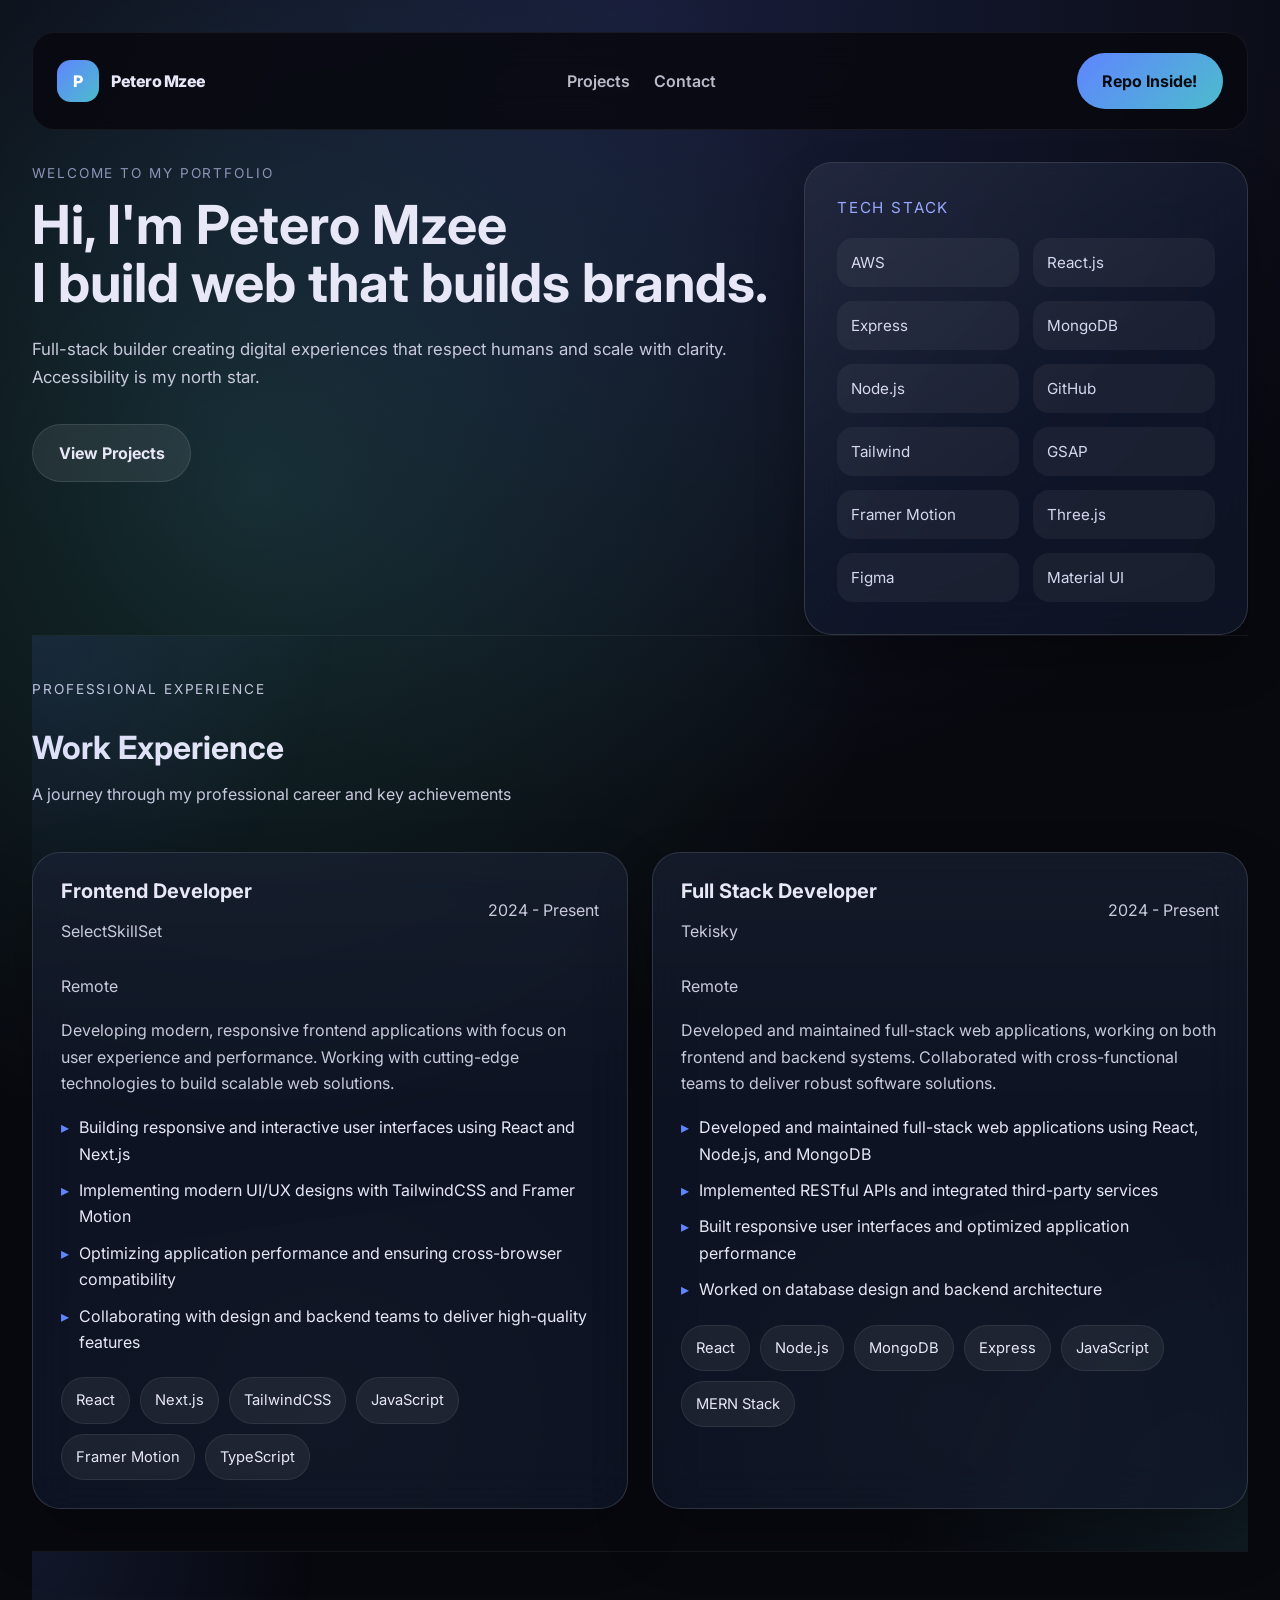
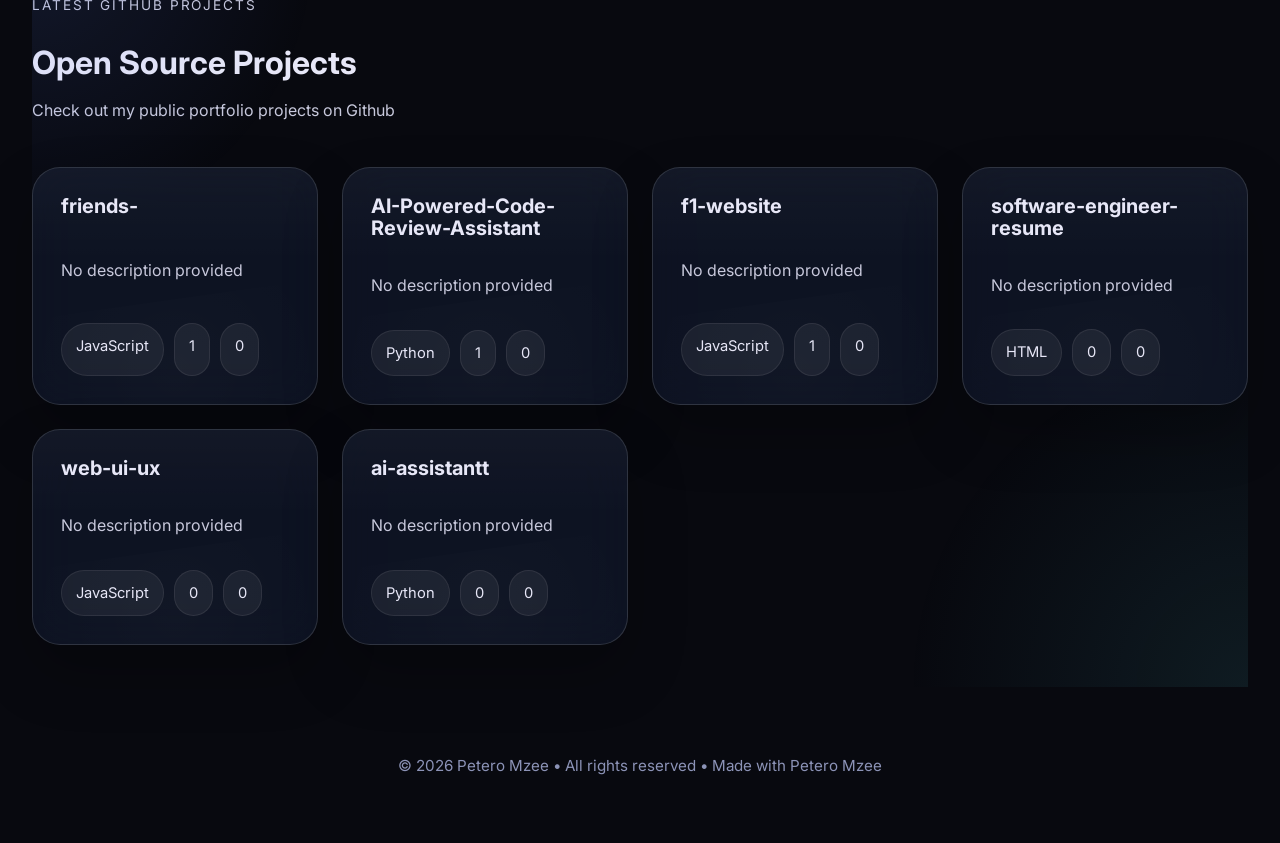
<file: index.html>
<!DOCTYPE html>
<html lang="en">
  <head>
    <meta charset="UTF-8" />
    <meta name="viewport" content="width=device-width, initial-scale=1.0" />
    <title>Petero Mzee | Portfolio</title>
    <link rel="preconnect" href="https://fonts.googleapis.com" />
    <link rel="preconnect" href="https://fonts.gstatic.com" crossorigin />
    <link href="https://fonts.googleapis.com/css2?family=Inter:wght@400;500;600;700;800&display=swap" rel="stylesheet" />
    <link rel="stylesheet" href="styles.css" />
  </head>
  <body>
    <div class="page-shell">
      <header class="site-header">
        <a class="brand" href="index.html">
          <span class="brand-mark">P</span>
          <span>Petero Mzee</span>
        </a>
        <nav class="site-nav">
          <a href="projects.html">Projects</a>
          <a href="contact.html">Contact</a>
        </nav>
        <a class="button button-primary" href="https://github.com/petero-codes" target="_blank" rel="noreferrer noopener">Repo Inside!</a>
      </header>

      <main>
        <section class="hero-section">
          <div class="hero-copy">
            <p class="eyebrow">Welcome to my portfolio</p>
            <h1>Hi, I'm Petero Mzee<br />I build web that builds brands.</h1>
            <p class="hero-text">Full-stack builder creating digital experiences that respect humans and scale with clarity. Accessibility is my north star.</p>
            <div class="hero-actions">
              <a class="button button-secondary" href="projects.html">View Projects</a>
            </div>
          </div>
          <div class="hero-aside">
            <div class="stack-card">
              <p class="stack-title">Tech Stack</p>
              <div class="stack-grid">
                <span>AWS</span>
                <span>React.js</span>
                <span>Express</span>
                <span>MongoDB</span>
                <span>Node.js</span>
                <span>GitHub</span>
                <span>Tailwind</span>
                <span>GSAP</span>
                <span>Framer Motion</span>
                <span>Three.js</span>
                <span>Figma</span>
                <span>Material UI</span>
              </div>
            </div>
          </div>
        </section>

        <section class="section-block">
          <div class="section-heading">
            <p class="eyebrow">Professional Experience</p>
            <div>
              <h2>Work Experience</h2>
              <p>A journey through my professional career and key achievements</p>
            </div>
          </div>
          <div class="card-grid">
            <article class="experience-card">
              <div class="card-header">
                <div>
                  <h3>Frontend Developer</h3>
                  <p class="job-company">SelectSkillSet</p>
                </div>
                <p class="job-dates">2024 - Present</p>
              </div>
              <p class="job-location">Remote</p>
              <p>Developing modern, responsive frontend applications with focus on user experience and performance. Working with cutting-edge technologies to build scalable web solutions.</p>
              <ul class="job-list">
                <li>Building responsive and interactive user interfaces using React and Next.js</li>
                <li>Implementing modern UI/UX designs with TailwindCSS and Framer Motion</li>
                <li>Optimizing application performance and ensuring cross-browser compatibility</li>
                <li>Collaborating with design and backend teams to deliver high-quality features</li>
              </ul>
              <div class="skill-pill-group">
                <span>React</span>
                <span>Next.js</span>
                <span>TailwindCSS</span>
                <span>JavaScript</span>
                <span>Framer Motion</span>
                <span>TypeScript</span>
              </div>
            </article>
            <article class="experience-card">
              <div class="card-header">
                <div>
                  <h3>Full Stack Developer</h3>
                  <p class="job-company">Tekisky</p>
                </div>
                <p class="job-dates">2024 - Present</p>
              </div>
              <p class="job-location">Remote</p>
              <p>Developed and maintained full-stack web applications, working on both frontend and backend systems. Collaborated with cross-functional teams to deliver robust software solutions.</p>
              <ul class="job-list">
                <li>Developed and maintained full-stack web applications using React, Node.js, and MongoDB</li>
                <li>Implemented RESTful APIs and integrated third-party services</li>
                <li>Built responsive user interfaces and optimized application performance</li>
                <li>Worked on database design and backend architecture</li>
              </ul>
              <div class="skill-pill-group">
                <span>React</span>
                <span>Node.js</span>
                <span>MongoDB</span>
                <span>Express</span>
                <span>JavaScript</span>
                <span>MERN Stack</span>
              </div>
            </article>
          </div>
        </section>

        <section class="section-block">
          <div class="section-heading">
            <p class="eyebrow">Latest Github Projects</p>
            <div>
              <h2>Open Source Projects</h2>
              <p>Check out my public portfolio projects on Github</p>
            </div>
          </div>
          <div class="project-grid">
            <a class="project-card" href="https://github.com/petero-codes/friends-" target="_blank" rel="noreferrer noopener">
              <h3>friends-</h3>
              <p>No description provided</p>
              <div class="project-meta"><span>JavaScript</span><span>1</span><span>0</span></div>
            </a>
            <a class="project-card" href="https://github.com/petero-codes/AI-Powered-Code-Review-Assistant" target="_blank" rel="noreferrer noopener">
              <h3>AI-Powered-Code-Review-Assistant</h3>
              <p>No description provided</p>
              <div class="project-meta"><span>Python</span><span>1</span><span>0</span></div>
            </a>
            <a class="project-card" href="https://github.com/petero-codes/f1-website" target="_blank" rel="noreferrer noopener">
              <h3>f1-website</h3>
              <p>No description provided</p>
              <div class="project-meta"><span>JavaScript</span><span>1</span><span>0</span></div>
            </a>
            <a class="project-card" href="https://github.com/petero-codes/software-engineer-resume" target="_blank" rel="noreferrer noopener">
              <h3>software-engineer-resume</h3>
              <p>No description provided</p>
              <div class="project-meta"><span>HTML</span><span>0</span><span>0</span></div>
            </a>
            <a class="project-card" href="https://github.com/petero-codes/web-ui-ux" target="_blank" rel="noreferrer noopener">
              <h3>web-ui-ux</h3>
              <p>No description provided</p>
              <div class="project-meta"><span>JavaScript</span><span>0</span><span>0</span></div>
            </a>
            <a class="project-card" href="https://github.com/petero-codes/ai-assistantt" target="_blank" rel="noreferrer noopener">
              <h3>ai-assistantt</h3>
              <p>No description provided</p>
              <div class="project-meta"><span>Python</span><span>0</span><span>0</span></div>
            </a>
          </div>
        </section>
      </main>

      <footer class="site-footer">
        <p>© 2026 Petero Mzee • All rights reserved • Made with Petero Mzee</p>
      </footer>
    </div>
  </body>
</html>
</file>
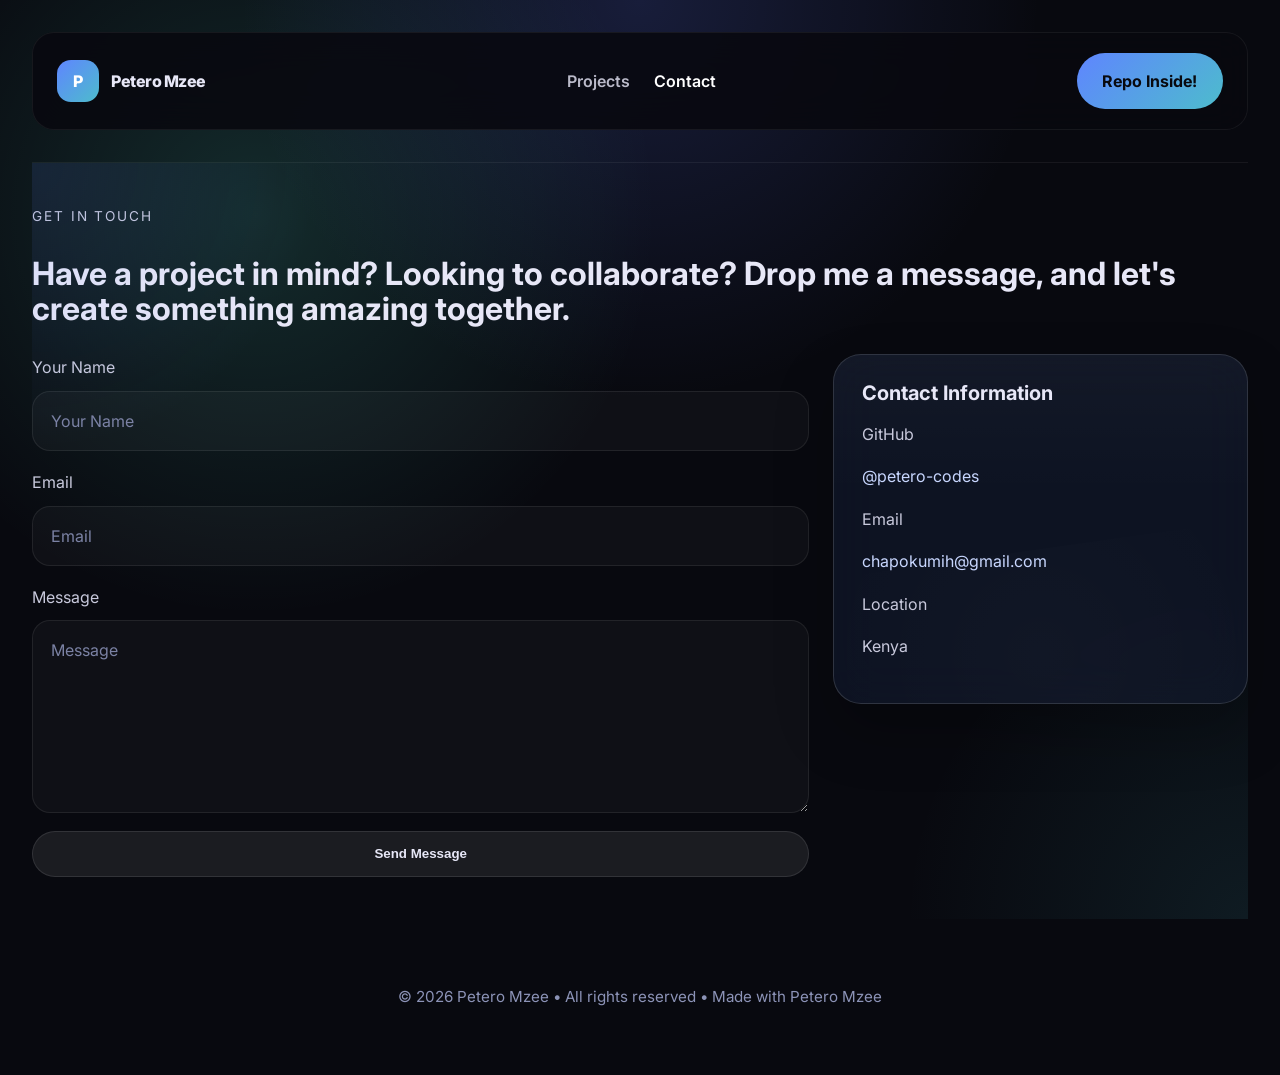
<file: contact.html>
<!DOCTYPE html>
<html lang="en">
  <head>
    <meta charset="UTF-8" />
    <meta name="viewport" content="width=device-width, initial-scale=1.0" />
    <title>Contact | Petero Mzee</title>
    <link rel="preconnect" href="https://fonts.googleapis.com" />
    <link rel="preconnect" href="https://fonts.gstatic.com" crossorigin />
    <link href="https://fonts.googleapis.com/css2?family=Inter:wght@400;500;600;700;800&display=swap" rel="stylesheet" />
    <link rel="stylesheet" href="styles.css" />
  </head>
  <body>
    <div class="page-shell">
      <header class="site-header">
        <a class="brand" href="index.html">
          <span class="brand-mark">P</span>
          <span>Petero Mzee</span>
        </a>
        <nav class="site-nav">
          <a href="projects.html">Projects</a>
          <a href="contact.html" class="active">Contact</a>
        </nav>
        <a class="button button-primary" href="https://github.com/petero-codes" target="_blank" rel="noreferrer noopener">Repo Inside!</a>
      </header>

      <main>
        <section class="section-block">
          <div class="section-heading">
            <p class="eyebrow">Get In Touch</p>
            <div>
              <h2>Have a project in mind? Looking to collaborate? Drop me a message, and let's create something amazing together.</h2>
            </div>
          </div>

          <div class="contact-grid">
            <form class="contact-form">
              <label>
                <span>Your Name</span>
                <input type="text" placeholder="Your Name" />
              </label>
              <label>
                <span>Email</span>
                <input type="email" placeholder="Email" />
              </label>
              <label>
                <span>Message</span>
                <textarea rows="6" placeholder="Message"></textarea>
              </label>
              <button type="submit" class="button button-secondary">Send Message</button>
            </form>

            <aside class="contact-details">
              <div class="info-card">
                <h3>Contact Information</h3>
                <p>GitHub</p>
                <a href="https://github.com/petero-codes" target="_blank" rel="noreferrer noopener">@petero-codes</a>
                <p>Email</p>
                <a href="mailto:chapokumih@gmail.com">chapokumih@gmail.com</a>
                <p>Location</p>
                <p>Kenya</p>
              </div>
            </aside>
          </div>
        </section>
      </main>

      <footer class="site-footer">
        <p>© 2026 Petero Mzee • All rights reserved • Made with Petero Mzee</p>
      </footer>
    </div>
  </body>
</html>
</file>
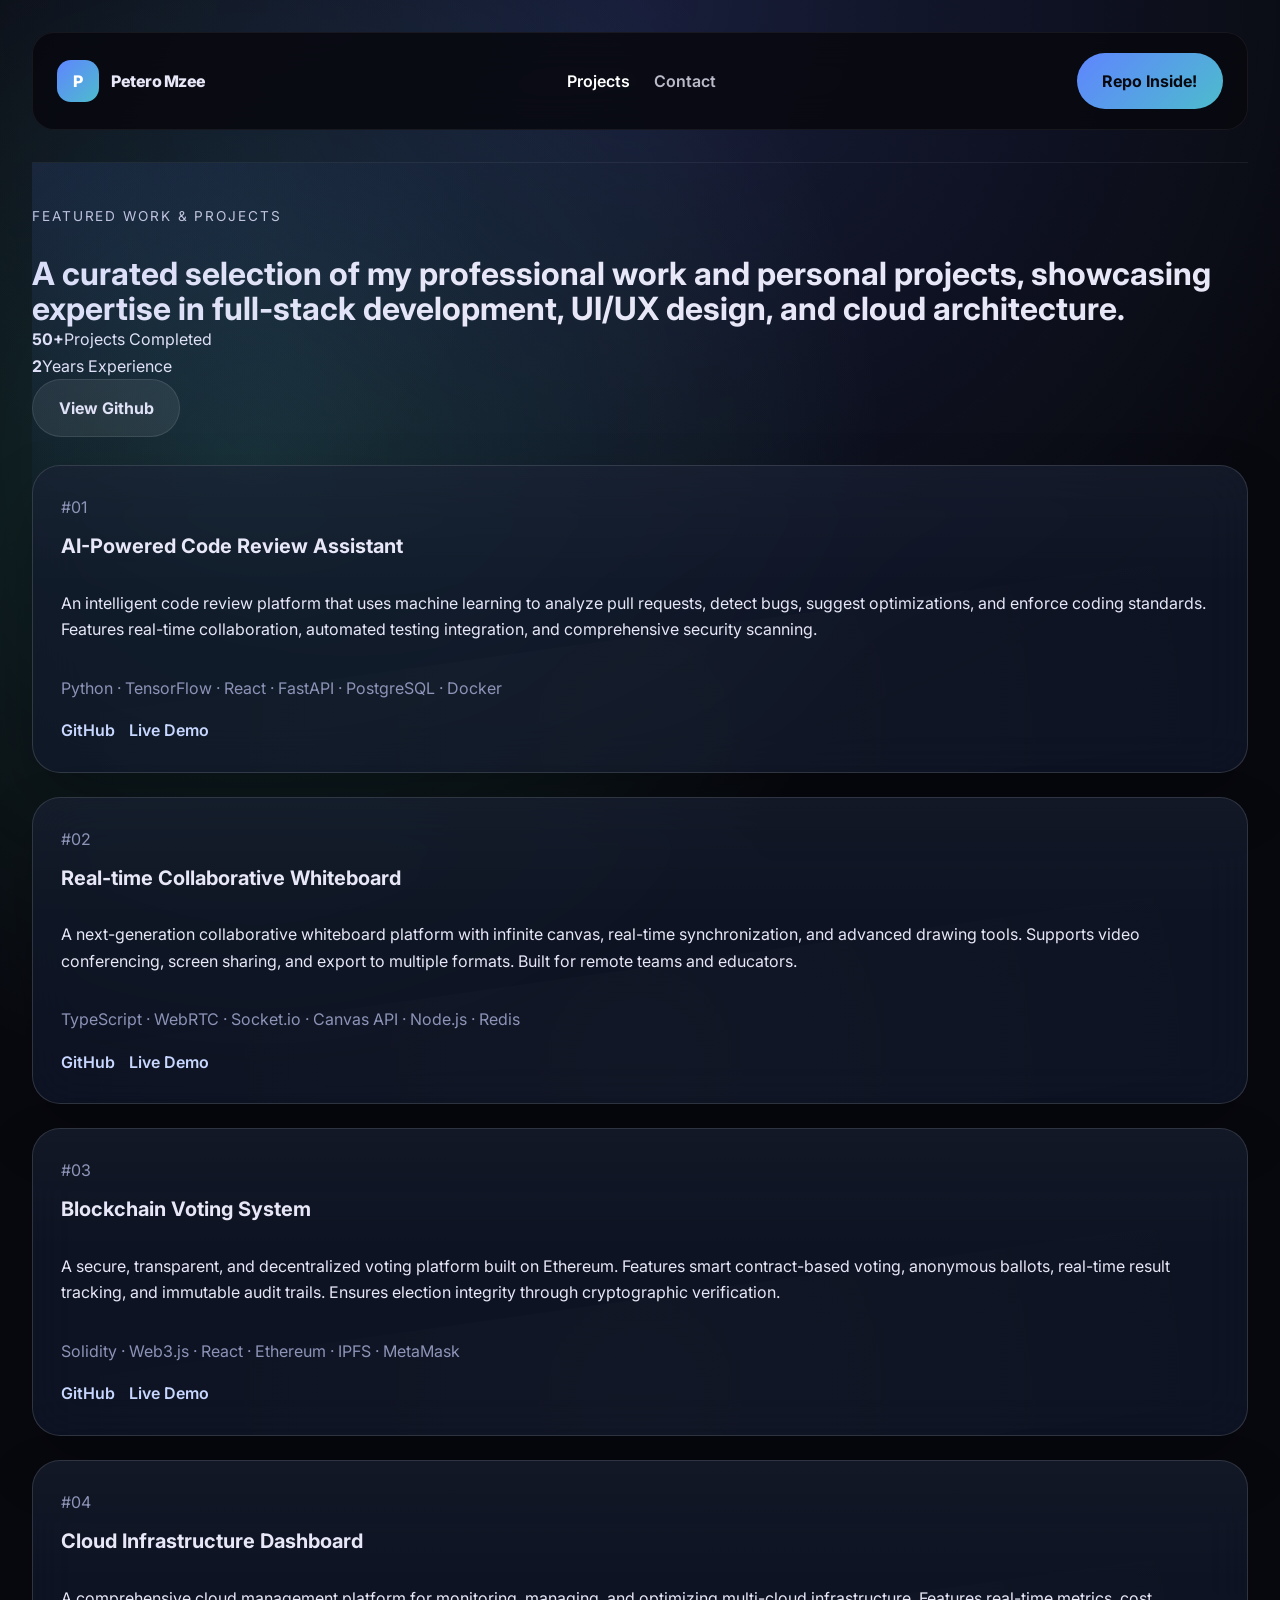
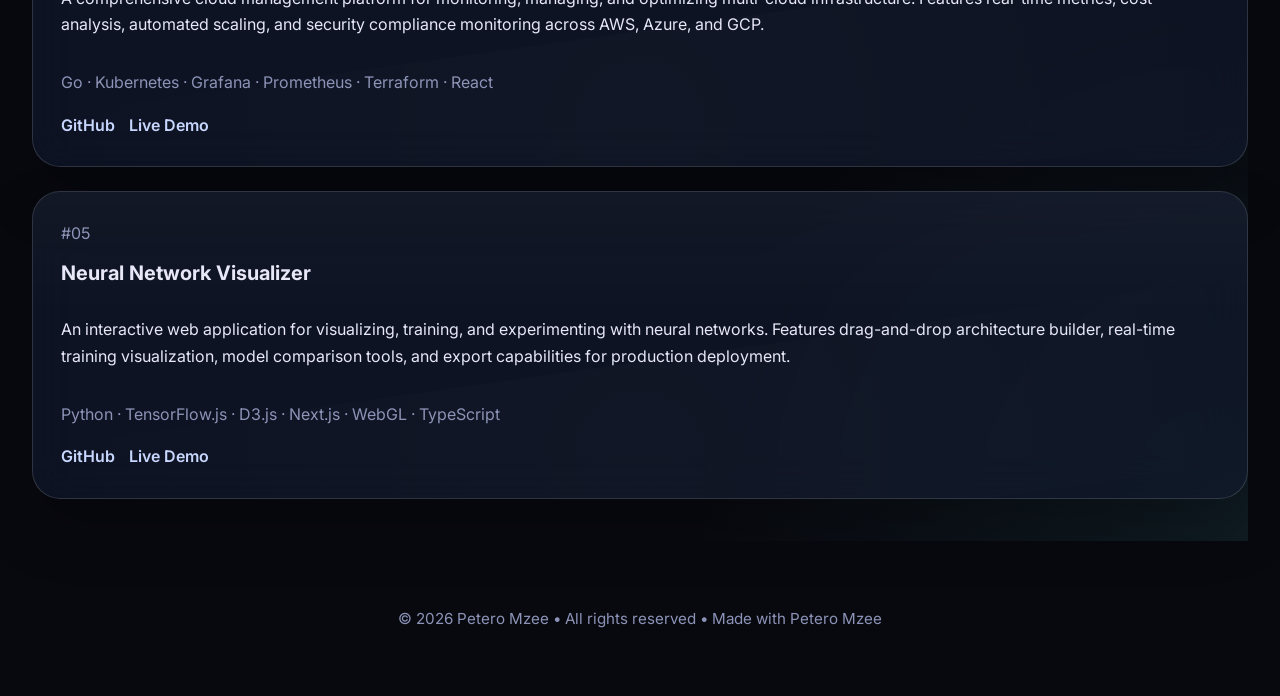
<file: projects.html>
<!DOCTYPE html>
<html lang="en">
  <head>
    <meta charset="UTF-8" />
    <meta name="viewport" content="width=device-width, initial-scale=1.0" />
    <title>Projects | Petero Mzee</title>
    <link rel="preconnect" href="https://fonts.googleapis.com" />
    <link rel="preconnect" href="https://fonts.gstatic.com" crossorigin />
    <link href="https://fonts.googleapis.com/css2?family=Inter:wght@400;500;600;700;800&display=swap" rel="stylesheet" />
    <link rel="stylesheet" href="styles.css" />
  </head>
  <body>
    <div class="page-shell">
      <header class="site-header">
        <a class="brand" href="index.html">
          <span class="brand-mark">P</span>
          <span>Petero Mzee</span>
        </a>
        <nav class="site-nav">
          <a href="projects.html" class="active">Projects</a>
          <a href="contact.html">Contact</a>
        </nav>
        <a class="button button-primary" href="https://github.com/petero-codes" target="_blank" rel="noreferrer noopener">Repo Inside!</a>
      </header>

      <main>
        <section class="section-block">
          <div class="section-heading">
            <p class="eyebrow">Featured Work & Projects</p>
            <div>
              <h2>A curated selection of my professional work and personal projects, showcasing expertise in full-stack development, UI/UX design, and cloud architecture.</h2>
              <div class="project-stats">
                <div><strong>50+</strong><span>Projects Completed</span></div>
                <div><strong>2</strong><span>Years Experience</span></div>
              </div>
              <a class="button button-secondary" href="https://github.com/petero-codes" target="_blank" rel="noreferrer noopener">View Github</a>
            </div>
          </div>

          <div class="project-detail-grid">
            <article class="project-detail-card">
              <span class="project-number">#01</span>
              <h3>AI-Powered Code Review Assistant</h3>
              <p>An intelligent code review platform that uses machine learning to analyze pull requests, detect bugs, suggest optimizations, and enforce coding standards. Features real-time collaboration, automated testing integration, and comprehensive security scanning.</p>
              <div class="project-tags">Python · TensorFlow · React · FastAPI · PostgreSQL · Docker</div>
              <div class="project-links">
                <a href="https://github.com/petero-codes/AI-Powered-Code-Review-Assistant" target="_blank" rel="noreferrer noopener">GitHub</a>
                <a href="https://github.com/petero-codes" target="_blank" rel="noreferrer noopener">Live Demo</a>
              </div>
            </article>
            <article class="project-detail-card">
              <span class="project-number">#02</span>
              <h3>Real-time Collaborative Whiteboard</h3>
              <p>A next-generation collaborative whiteboard platform with infinite canvas, real-time synchronization, and advanced drawing tools. Supports video conferencing, screen sharing, and export to multiple formats. Built for remote teams and educators.</p>
              <div class="project-tags">TypeScript · WebRTC · Socket.io · Canvas API · Node.js · Redis</div>
              <div class="project-links">
                <a href="https://github.com/petero-codes" target="_blank" rel="noreferrer noopener">GitHub</a>
                <a href="https://github.com/petero-codes" target="_blank" rel="noreferrer noopener">Live Demo</a>
              </div>
            </article>
            <article class="project-detail-card">
              <span class="project-number">#03</span>
              <h3>Blockchain Voting System</h3>
              <p>A secure, transparent, and decentralized voting platform built on Ethereum. Features smart contract-based voting, anonymous ballots, real-time result tracking, and immutable audit trails. Ensures election integrity through cryptographic verification.</p>
              <div class="project-tags">Solidity · Web3.js · React · Ethereum · IPFS · MetaMask</div>
              <div class="project-links">
                <a href="https://github.com/petero-codes" target="_blank" rel="noreferrer noopener">GitHub</a>
                <a href="https://github.com/petero-codes" target="_blank" rel="noreferrer noopener">Live Demo</a>
              </div>
            </article>
            <article class="project-detail-card">
              <span class="project-number">#04</span>
              <h3>Cloud Infrastructure Dashboard</h3>
              <p>A comprehensive cloud management platform for monitoring, managing, and optimizing multi-cloud infrastructure. Features real-time metrics, cost analysis, automated scaling, and security compliance monitoring across AWS, Azure, and GCP.</p>
              <div class="project-tags">Go · Kubernetes · Grafana · Prometheus · Terraform · React</div>
              <div class="project-links">
                <a href="https://github.com/petero-codes" target="_blank" rel="noreferrer noopener">GitHub</a>
                <a href="https://github.com/petero-codes" target="_blank" rel="noreferrer noopener">Live Demo</a>
              </div>
            </article>
            <article class="project-detail-card">
              <span class="project-number">#05</span>
              <h3>Neural Network Visualizer</h3>
              <p>An interactive web application for visualizing, training, and experimenting with neural networks. Features drag-and-drop architecture builder, real-time training visualization, model comparison tools, and export capabilities for production deployment.</p>
              <div class="project-tags">Python · TensorFlow.js · D3.js · Next.js · WebGL · TypeScript</div>
              <div class="project-links">
                <a href="https://github.com/petero-codes" target="_blank" rel="noreferrer noopener">GitHub</a>
                <a href="https://github.com/petero-codes" target="_blank" rel="noreferrer noopener">Live Demo</a>
              </div>
            </article>
          </div>
        </section>
      </main>

      <footer class="site-footer">
        <p>© 2026 Petero Mzee • All rights reserved • Made with Petero Mzee</p>
      </footer>
    </div>
  </body>
</html>
</file>
<file: styles.css>
:root {
  color-scheme: dark;
  font-family: 'Inter', sans-serif;
  background: #08090f;
  color: #e7e7f7;
  font-size: 16px;
  line-height: 1.65;
  text-rendering: optimizeLegibility;
}

* {
  box-sizing: border-box;
}

body {
  margin: 0;
  background: radial-gradient(circle at top, rgba(96, 120, 255, 0.18), transparent 32%),
    radial-gradient(circle at 20% 20%, rgba(92, 255, 223, 0.14), transparent 30%),
    #08090f;
}

a {
  color: inherit;
  text-decoration: none;
}

img {
  max-width: 100%;
}

.page-shell {
  min-height: 100vh;
  padding: 32px;
  display: flex;
  flex-direction: column;
  gap: 32px;
}

.site-header,
.site-footer {
  display: flex;
  align-items: center;
  justify-content: space-between;
  gap: 24px;
  flex-wrap: wrap;
}

.site-header {
  position: sticky;
  top: 0;
  z-index: 10;
  backdrop-filter: blur(18px);
  background: rgba(8, 9, 15, 0.88);
  border: 1px solid rgba(255, 255, 255, 0.06);
  padding: 20px 24px;
  border-radius: 22px;
}

.brand {
  display: inline-flex;
  align-items: center;
  gap: 12px;
  font-weight: 800;
  letter-spacing: -0.03em;
}

.brand-mark {
  display: inline-flex;
  align-items: center;
  justify-content: center;
  width: 42px;
  height: 42px;
  border-radius: 14px;
  background: linear-gradient(135deg, #5f85ff, #4dbccc);
  color: #fff;
  font-weight: 800;
}

.site-nav {
  display: flex;
  align-items: center;
  gap: 24px;
  flex-wrap: wrap;
}

.site-nav a {
  font-weight: 600;
  color: rgba(231, 231, 247, 0.8);
}

.site-nav a.active,
.site-nav a:hover {
  color: #ffffff;
}

.button {
  display: inline-flex;
  align-items: center;
  justify-content: center;
  border-radius: 999px;
  padding: 0.92rem 1.6rem;
  font-weight: 700;
  transition: transform 0.2s ease, background 0.2s ease, color 0.2s ease;
}

.button:hover {
  transform: translateY(-1px);
}

.button-primary {
  background: linear-gradient(135deg, #5f85ff, #4dbccc);
  color: #08090f;
}

.button-secondary {
  background: rgba(255, 255, 255, 0.08);
  color: #e7e7f7;
  border: 1px solid rgba(255, 255, 255, 0.1);
}

.hero-section {
  display: grid;
  grid-template-columns: minmax(0, 1.25fr) minmax(320px, 0.75fr);
  gap: 32px;
  align-items: stretch;
}

.hero-copy {
  max-width: 760px;
}

.eyebrow {
  margin: 0 0 12px;
  color: #8c93b7;
  letter-spacing: 0.14em;
  font-size: 0.85rem;
  text-transform: uppercase;
}

h1,
h2,
h3 {
  margin: 0;
  line-height: 1.08;
}

h1 {
  font-size: clamp(3rem, 4.2vw, 4.6rem);
}

h2 {
  font-size: clamp(2rem, 2.4vw, 2.75rem);
}

h3 {
  font-size: 1.25rem;
}

.hero-text,
.section-heading p,
.experience-card p,
.project-card p,
.contact-form label span,
.info-card p {
  color: #c8c9dc;
}

.hero-text {
  max-width: 700px;
  margin: 24px 0 32px;
  font-size: 1.05rem;
}

.hero-actions {
  display: flex;
  gap: 16px;
}

.hero-aside {
  display: grid;
}

.stack-card {
  position: relative;
  overflow: hidden;
  background: rgba(20, 28, 52, 0.58);
  border: 1px solid rgba(255, 255, 255, 0.14);
  backdrop-filter: blur(28px);
  box-shadow: 0 28px 48px rgba(0, 0, 0, 0.28);
  border-radius: 28px;
  padding: 32px;
}

.stack-card::before {
  content: '';
  position: absolute;
  inset: 0;
  background: linear-gradient(145deg, rgba(255, 255, 255, 0.18), transparent 55%);
  opacity: 0.35;
  pointer-events: none;
}

.stack-card::after {
  content: '';
  position: absolute;
  left: 50%;
  top: 70%;
  width: 200%;
  height: 140%;
  transform: translateX(-50%) rotate(20deg);
  background: radial-gradient(circle, rgba(255, 255, 255, 0.12), transparent 35%);
  filter: blur(30px);
  opacity: 0.34;
  pointer-events: none;
}

.stack-title {
  margin: 0 0 18px;
  font-size: 0.95rem;
  letter-spacing: 0.12em;
  text-transform: uppercase;
  color: #94a3ff;
}

.stack-grid {
  display: grid;
  grid-template-columns: repeat(2, minmax(0, 1fr));
  gap: 14px;
}

.stack-grid span {
  display: inline-flex;
  padding: 12px 14px;
  border-radius: 16px;
  background: rgba(255, 255, 255, 0.05);
  color: #d6d7ef;
  font-size: 0.95rem;
}

.section-block {
  position: relative;
  padding: 42px 0;
  border-top: 1px solid rgba(255, 255, 255, 0.06);
}

.section-block::before {
  content: '';
  position: absolute;
  inset: 0;
  pointer-events: none;
  background: radial-gradient(circle at top left, rgba(95, 133, 255, 0.12), transparent 20%),
    radial-gradient(circle at bottom right, rgba(77, 188, 204, 0.1), transparent 24%);
}

.section-heading {
  display: grid;
  gap: 18px;
  align-items: start;
  margin-bottom: 28px;
}

.card-grid,
.project-grid,
.contact-grid {
  display: grid;
  gap: 24px;
}

.card-grid {
  grid-template-columns: repeat(2, minmax(0, 1fr));
}

.experience-card,
.project-card,
.project-detail-card,
.info-card {
  position: relative;
  overflow: hidden;
  border-radius: 28px;
  background: rgba(18, 26, 46, 0.64);
  border: 1px solid rgba(255, 255, 255, 0.14);
  box-shadow: 0 28px 60px rgba(0, 0, 0, 0.24);
  backdrop-filter: blur(24px);
  padding: 28px;
}

.experience-card::before,
.project-card::before,
.project-detail-card::before,
.info-card::before {
  content: '';
  position: absolute;
  inset: 0;
  background: linear-gradient(180deg, rgba(255, 255, 255, 0.14), transparent 40%);
  opacity: 0.18;
  pointer-events: none;
}

.experience-card::after,
.project-card::after,
.project-detail-card::after,
.info-card::after {
  content: '';
  position: absolute;
  left: 50%;
  bottom: -16%;
  width: 140%;
  height: 60%;
  transform: translateX(-50%) rotate(-8deg);
  background: radial-gradient(circle, rgba(255, 255, 255, 0.08), transparent 72%);
  opacity: 0.22;
  pointer-events: none;
}

.card-header {
  display: flex;
  justify-content: space-between;
  gap: 18px;
  flex-wrap: wrap;
  margin-bottom: 12px;
}

.job-company,
.job-location,
.project-number,
.project-tags {
  color: #8c93b7;
}

.job-location {
  margin: 0 0 18px;
}

.job-list {
  list-style: none;
  margin: 18px 0 0;
  padding: 0;
  display: grid;
  gap: 10px;
}

.job-list li {
  padding-left: 18px;
  position: relative;
}

.job-list li::before {
  content: '▸';
  position: absolute;
  left: 0;
  color: #5f85ff;
}

.skill-pill-group {
  display: flex;
  flex-wrap: wrap;
  gap: 10px;
  margin-top: 22px;
}

.skill-pill-group span,
.project-meta span {
  display: inline-flex;
  background: rgba(255, 255, 255, 0.06);
  border: 1px solid rgba(255, 255, 255, 0.08);
  border-radius: 999px;
  padding: 10px 14px;
  font-size: 0.92rem;
}

.project-grid {
  grid-template-columns: repeat(auto-fit, minmax(240px, 1fr));
}

.project-card {
  display: grid;
  gap: 16px;
}

.project-card h3 {
  margin: 0;
}

.project-meta {
  display: flex;
  gap: 10px;
  flex-wrap: wrap;
}

.project-detail-grid {
  display: grid;
  gap: 24px;
}

.project-detail-card {
  display: grid;
  gap: 16px;
}

.project-links {
  display: flex;
  gap: 14px;
  flex-wrap: wrap;
}

.project-links a {
  color: #c8d7ff;
  font-weight: 600;
}

.contact-grid {
  grid-template-columns: minmax(0, 0.75fr) minmax(320px, 0.4fr);
}

.contact-form {
  display: grid;
  gap: 18px;
}

.contact-form label {
  display: grid;
  gap: 10px;
  color: #c8c9dc;
}

.contact-form input,
.contact-form textarea {
  width: 100%;
  border-radius: 18px;
  border: 1px solid rgba(255, 255, 255, 0.08);
  background: rgba(255, 255, 255, 0.03);
  color: #f3f4ff;
  padding: 16px 18px;
  font: inherit;
}

.contact-form input::placeholder,
.contact-form textarea::placeholder {
  color: #7b82a4;
}

.info-card h3 {
  margin-top: 0;
}

.info-card a {
  color: #c8d7ff;
}

.site-footer {
  justify-content: center;
  padding: 18px 24px;
  font-size: 0.95rem;
  color: #8c93b7;
}

@media (max-width: 960px) {
  .hero-section,
  .contact-grid,
  .card-grid {
    grid-template-columns: 1fr;
  }

  .site-header,
  .site-footer {
    justify-content: center;
    text-align: center;
  }

  .site-nav {
    justify-content: center;
  }
}

@media (max-width: 680px) {
  .page-shell {
    padding: 22px;
  }

  .site-header {
    padding: 18px;
  }

  .stack-grid {
    grid-template-columns: 1fr;
  }

  .hero-text,
  .section-heading p {
    font-size: 1rem;
  }
}
</file>
